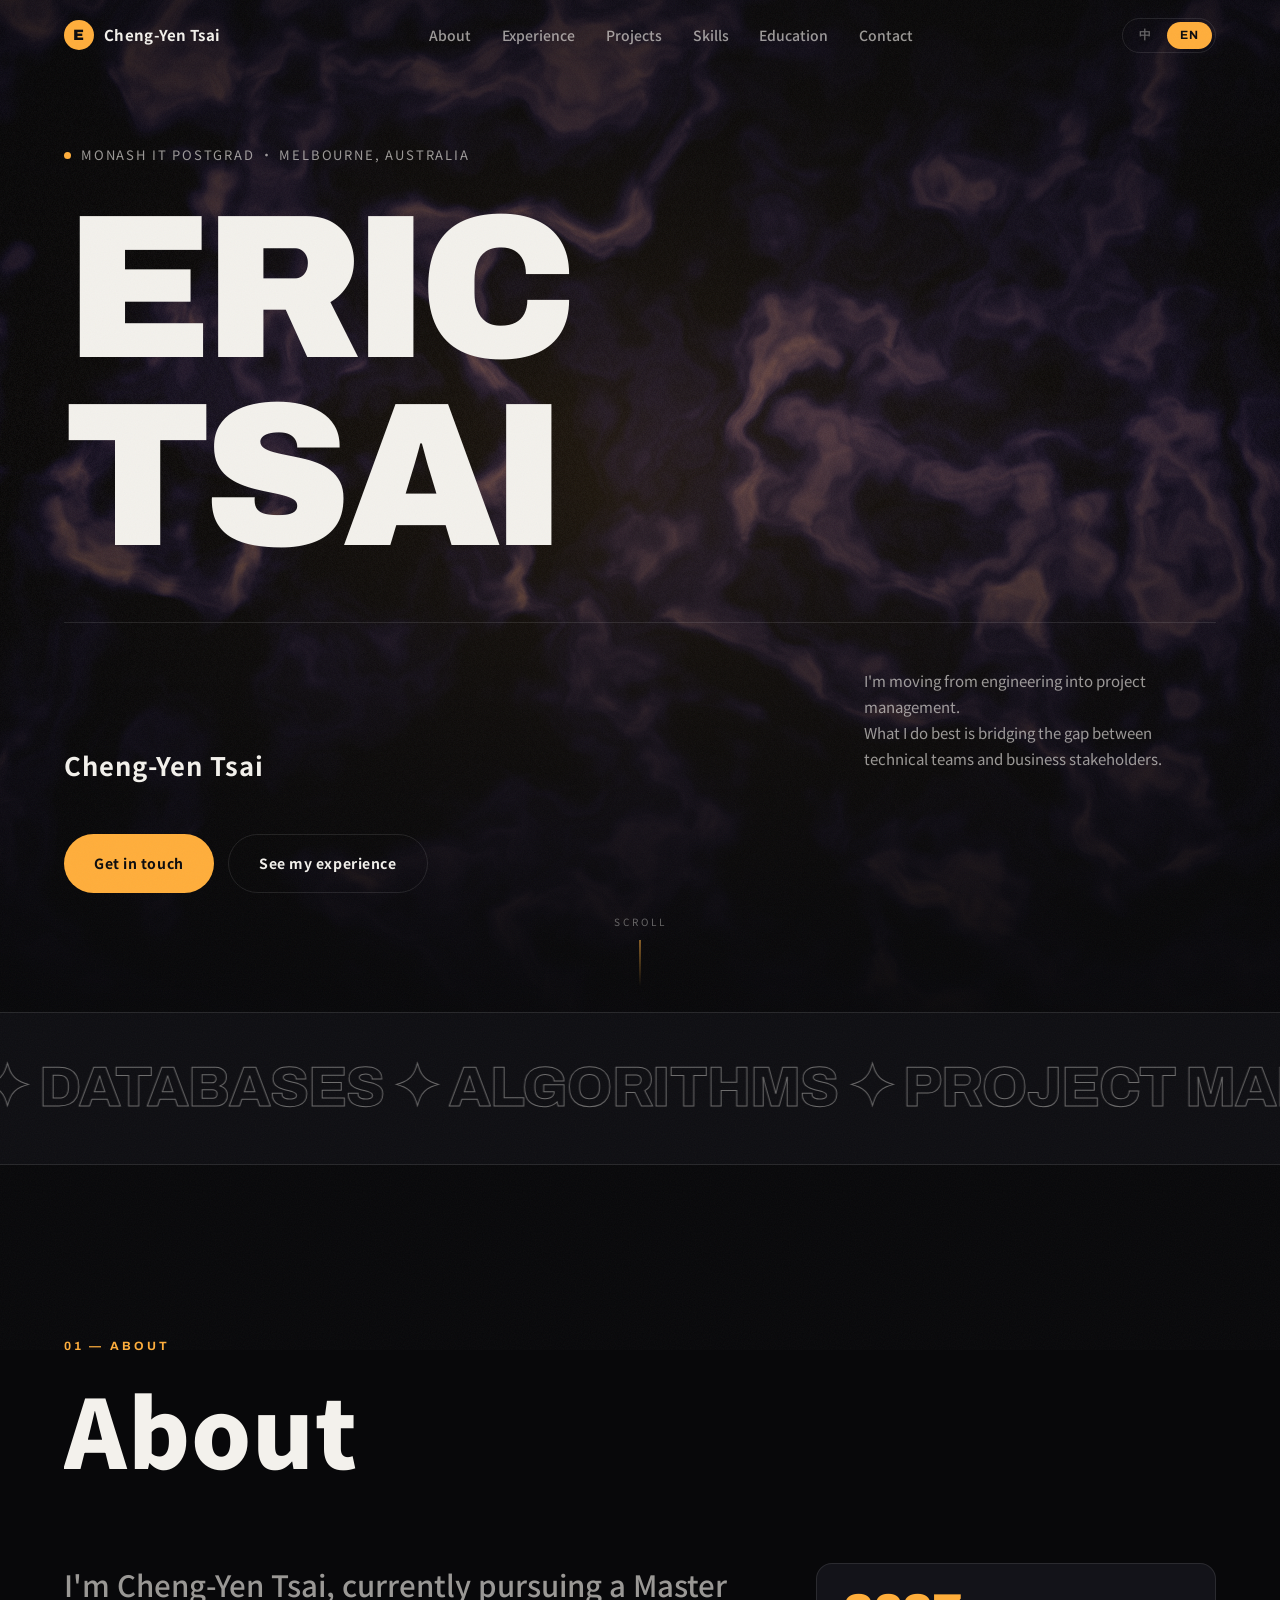
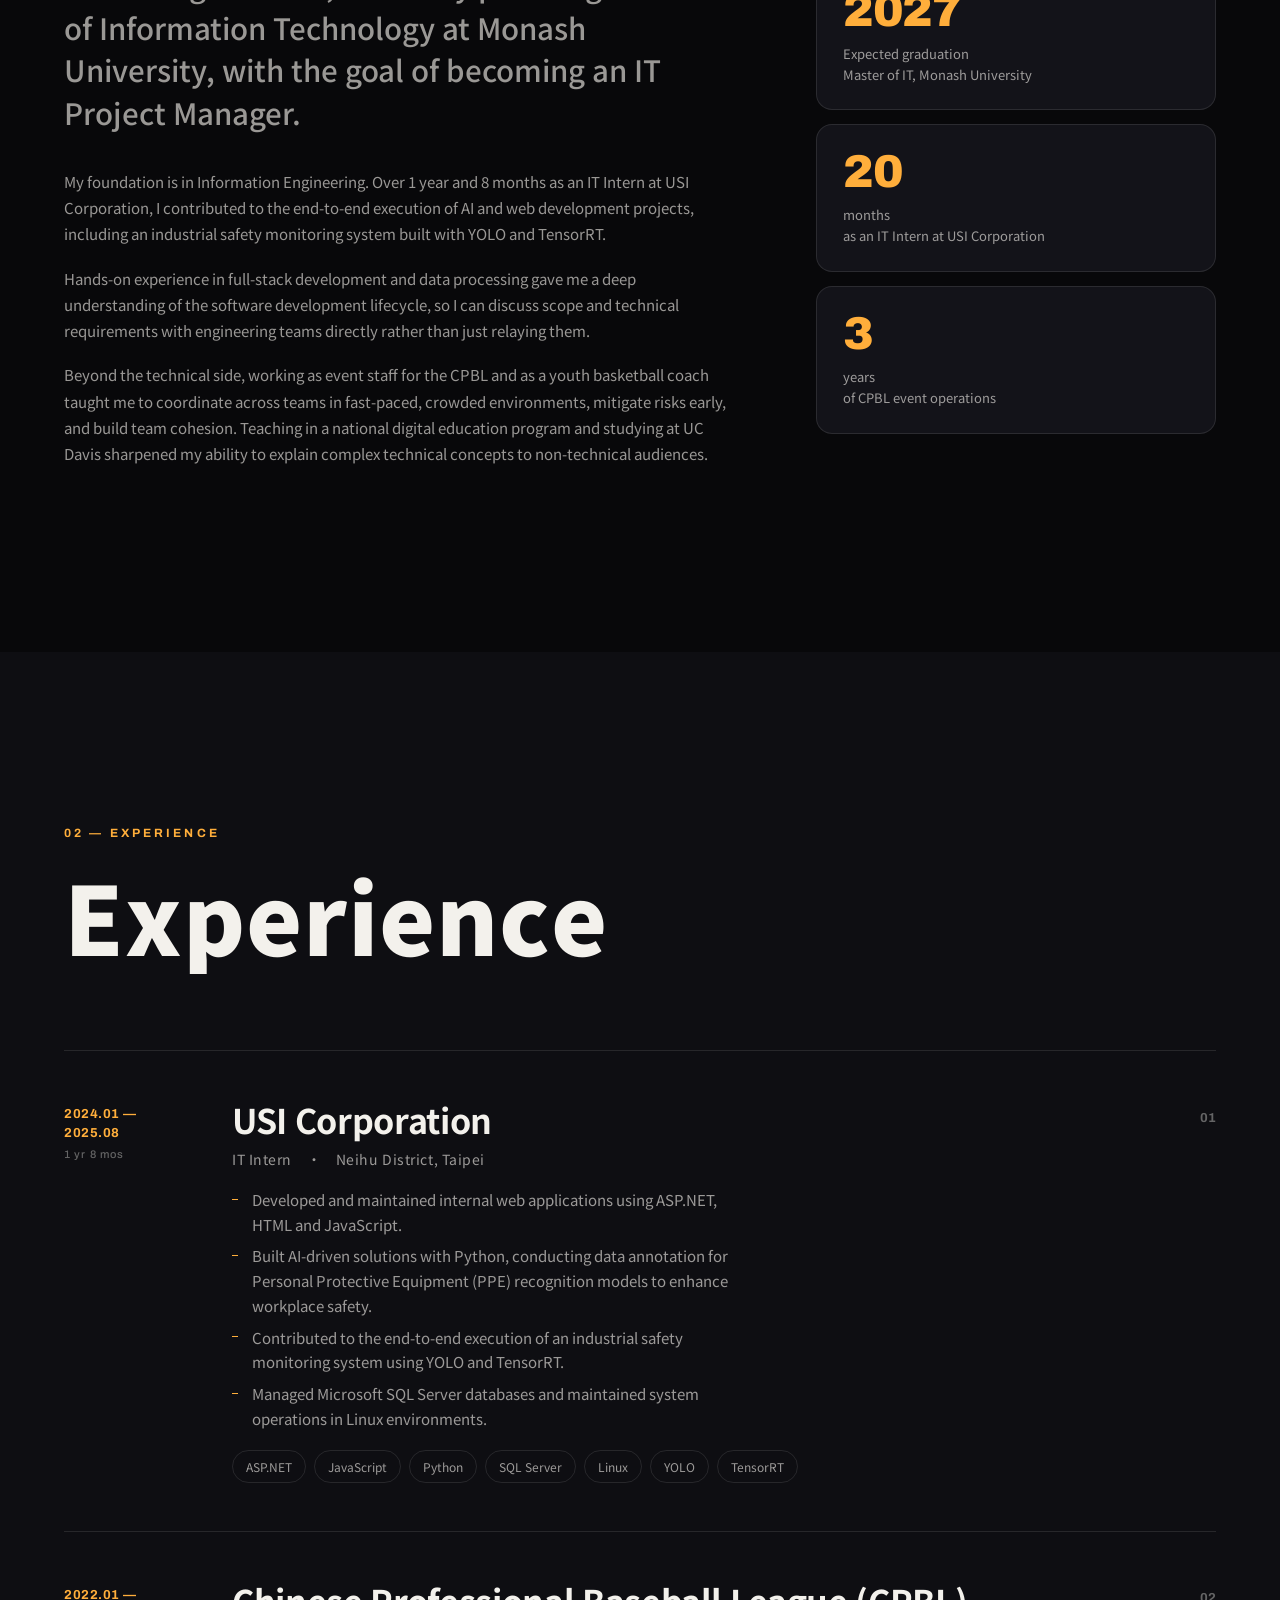
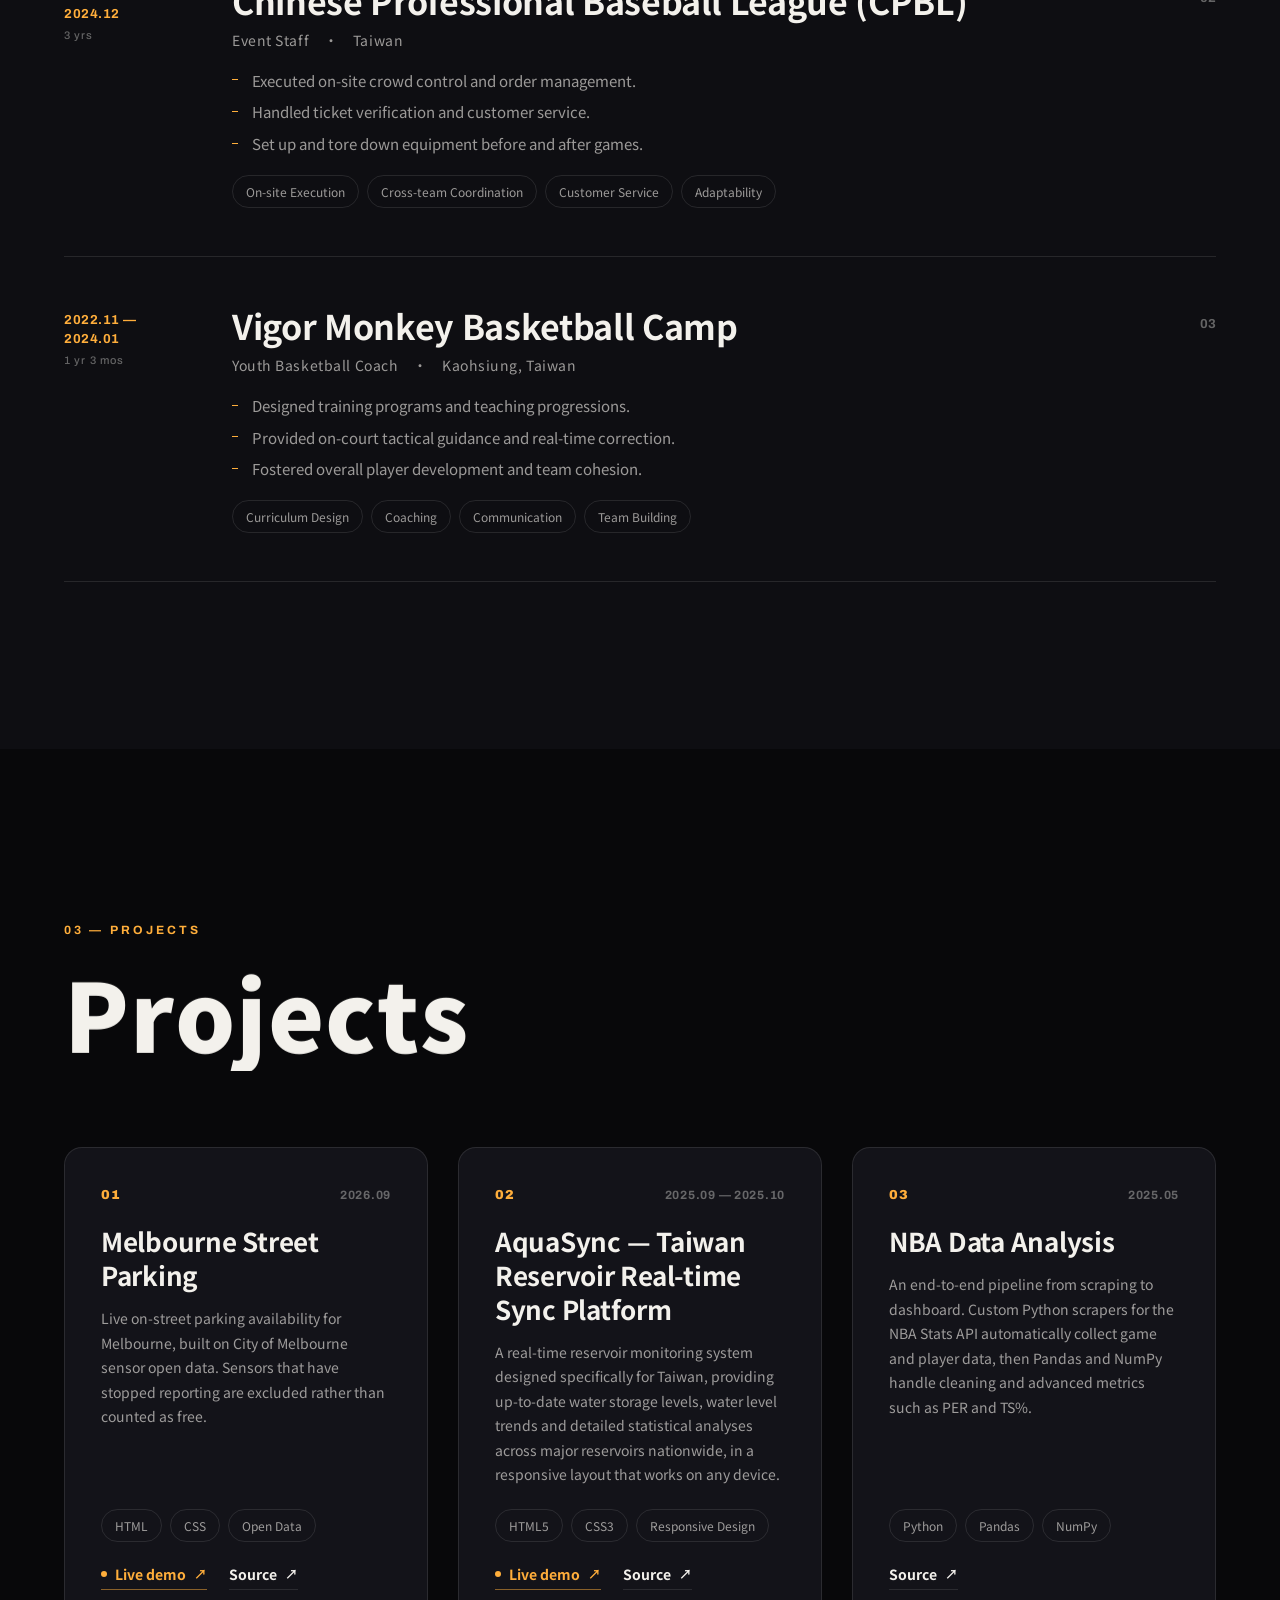
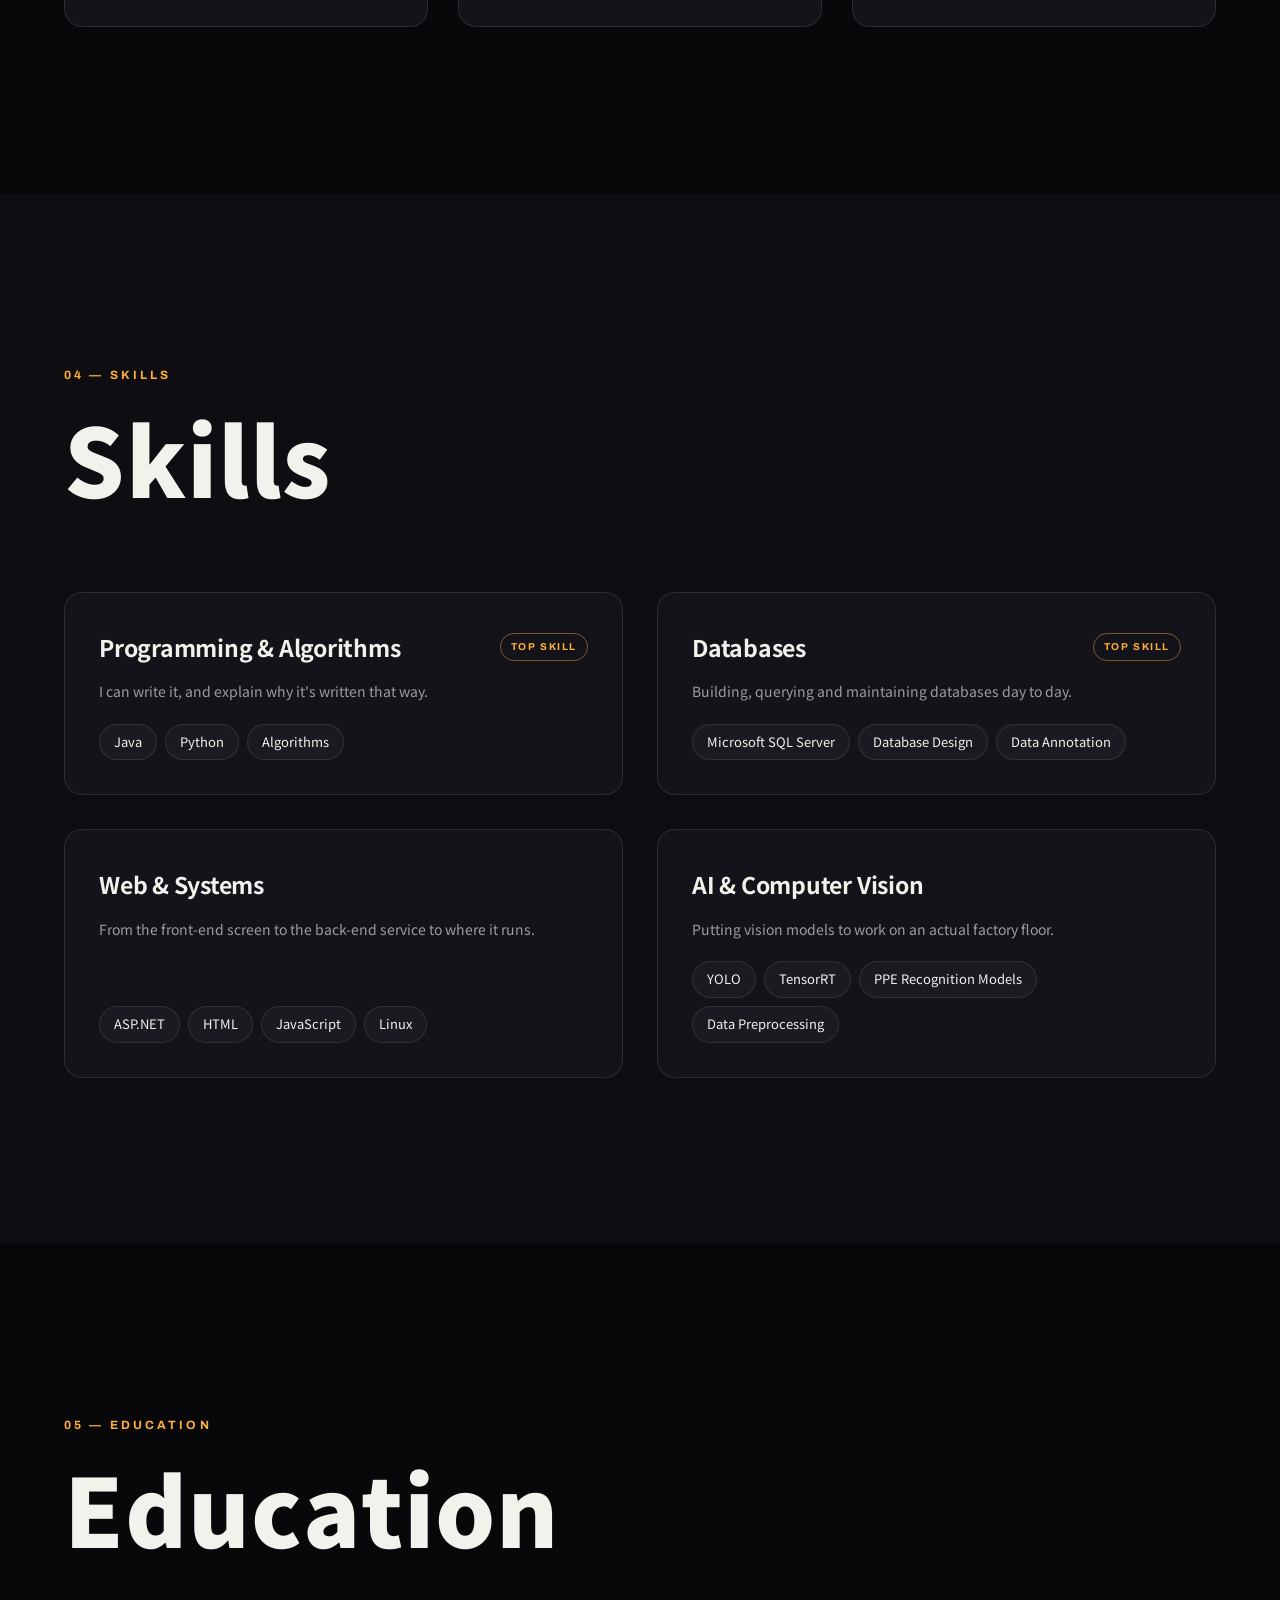
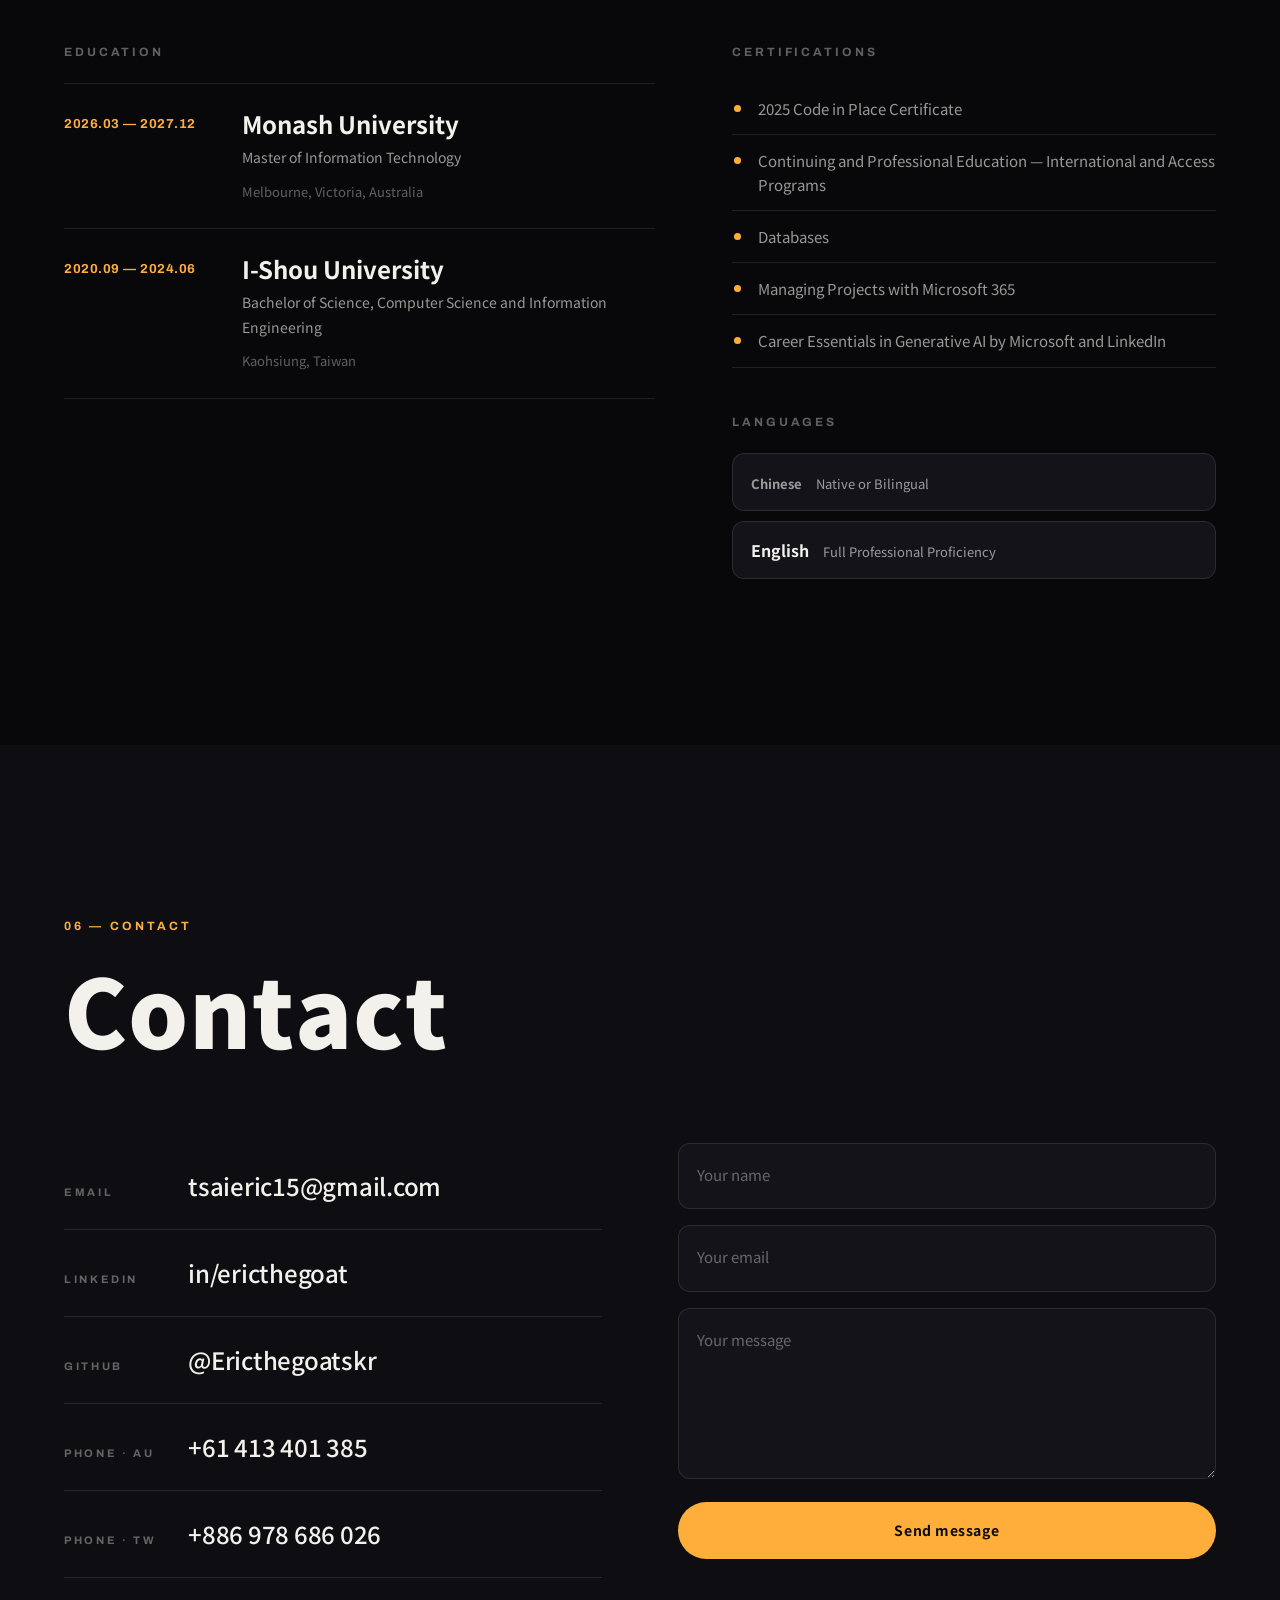
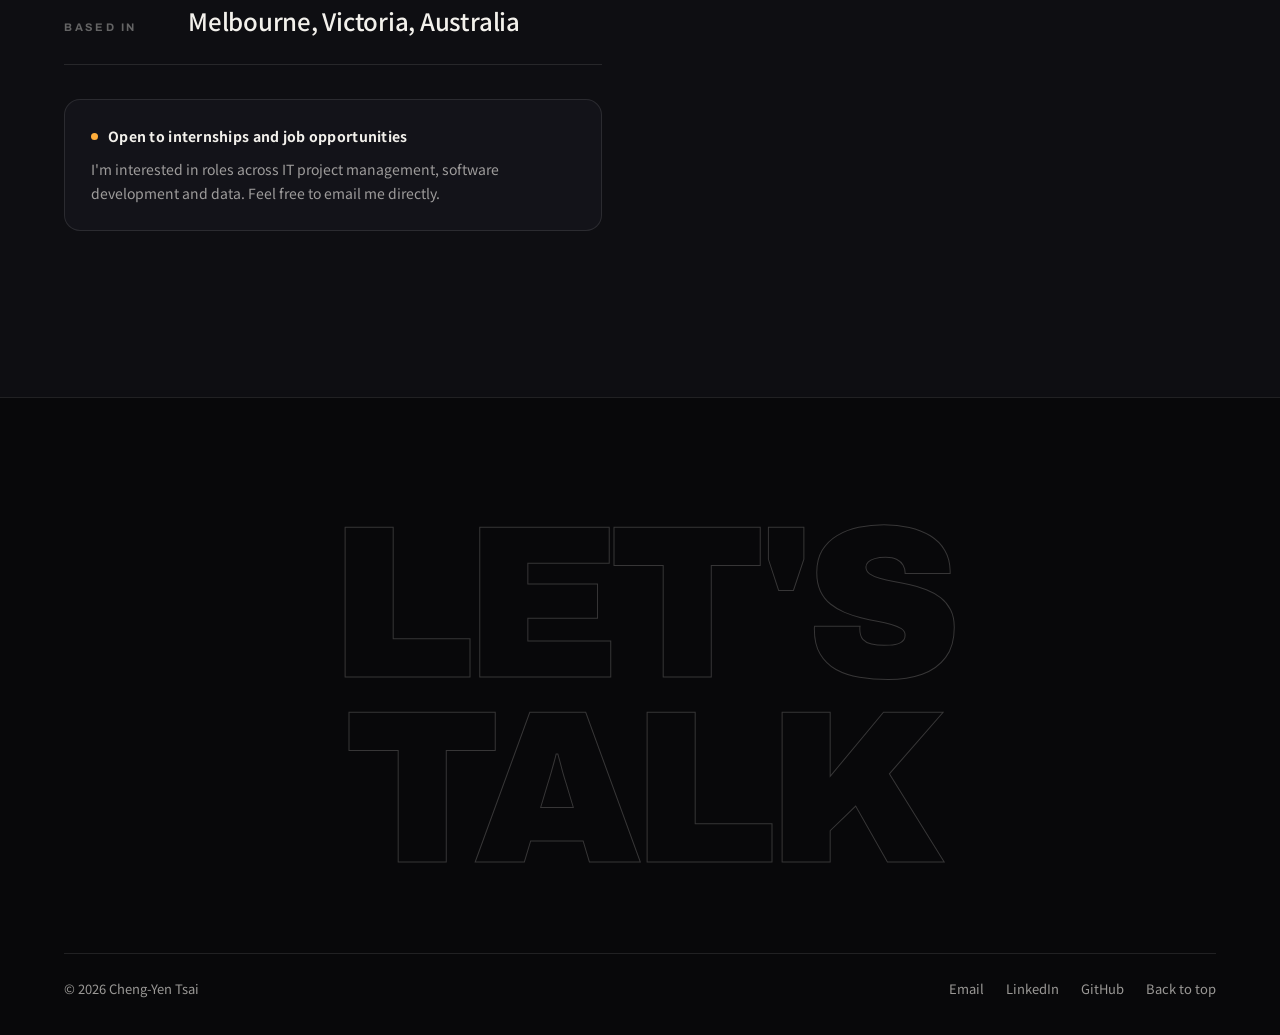
<file: index.html>
<!DOCTYPE html>
<!-- 沒有 JavaScript 時語言偵測不會執行，就停在這裡的預設值（英文） -->
<html lang="en" data-lang="en">
<head>
<meta charset="UTF-8">
<meta name="viewport" content="width=device-width, initial-scale=1, viewport-fit=cover">
<title>蔡承諺 Cheng-Yen Tsai — IT 專案管理 / 資訊科技</title>
<meta name="description" content="Cheng-Yen Tsai (蔡承諺) — Master of Information Technology at Monash University, moving from software engineering into IT project management.">
<meta name="theme-color" content="#08080a">

<meta property="og:type" content="website">
<meta property="og:title" content="Cheng-Yen Tsai 蔡承諺 — IT Project Management / Information Technology">
<meta property="og:description" content="Monash IT postgrad in Melbourne. Full-stack, database and AI project experience.">

<link rel="icon" href="data:image/svg+xml,<svg xmlns='http://www.w3.org/2000/svg' viewBox='0 0 100 100'><rect width='100' height='100' fill='%2308080a'/><text y='.9em' x='50%25' text-anchor='middle' font-size='62' font-family='sans-serif' font-weight='bold' fill='%23ffae3b'>E</text></svg>">

<link rel="preconnect" href="https://fonts.googleapis.com">
<link rel="preconnect" href="https://fonts.gstatic.com" crossorigin>
<link rel="stylesheet" href="https://fonts.googleapis.com/css2?family=Archivo:wght@400;500;700;800;900&family=Noto+Sans+TC:wght@400;500;700;900&display=swap">

<link rel="stylesheet" href="assets/vendor/lenis.css">
<link rel="stylesheet" href="assets/css/style.css">

<script>
/* 在畫面畫出來之前就決定語言，避免先閃一下再跳成另一種。

   規則：預設一律英文。只有「這個訪客自己按過切換鈕」才會記住他選的，
   下次再來就直接給他那一種。第一次進來的人一定看到英文。 */
(function () {
  var d = document.documentElement;
  d.classList.add('js');
  var saved = null;
  try { saved = localStorage.getItem('lang'); } catch (e) {}
  var lang = (saved === 'zh' || saved === 'en') ? saved : 'en';
  d.setAttribute('data-lang', lang);
  d.setAttribute('lang', lang === 'zh' ? 'zh-Hant' : 'en');
})();
</script>
</head>

<body>

<!-- ===== 開場載入畫面 ===== -->
<div class="loader" id="loader" aria-hidden="true">
  <div class="loader__inner">
    <span class="loader__label">CHENG-YEN TSAI</span>
    <span class="loader__count" id="loaderCount">00</span>
  </div>
  <div class="loader__bar"><i id="loaderBar"></i></div>
</div>

<!-- ===== 自訂游標（手機不顯示） ===== -->
<div class="cursor" id="cursor" aria-hidden="true">
  <div class="cursor__ring"></div>
  <div class="cursor__dot"></div>
</div>

<!-- ===== 畫面雜訊顆粒 ===== -->
<div class="grain" aria-hidden="true"></div>

<!-- ===== 捲動進度條 ===== -->
<div class="progress" aria-hidden="true"><i id="progressBar"></i></div>

<!-- ===== 導覽列 ===== -->
<header class="nav" id="nav">
  <a class="nav__logo" href="#top" data-hover>
    <span class="nav__logo-mark">E</span>
    <span class="nav__logo-text"><span lang="zh-Hant">蔡承諺</span><span lang="en">Cheng-Yen Tsai</span></span>
  </a>

  <nav class="nav__links" id="navLinks" aria-label="主選單 / Main menu">
    <a href="#about"     data-hover><span lang="zh-Hant">關於</span><span lang="en">About</span></a>
    <a href="#work"      data-hover><span lang="zh-Hant">經歷</span><span lang="en">Experience</span></a>
    <a href="#projects"  data-hover><span lang="zh-Hant">作品</span><span lang="en">Projects</span></a>
    <a href="#skills"    data-hover><span lang="zh-Hant">技能</span><span lang="en">Skills</span></a>
    <a href="#education" data-hover><span lang="zh-Hant">學歷</span><span lang="en">Education</span></a>
    <a href="#contact"   data-hover><span lang="zh-Hant">聯絡</span><span lang="en">Contact</span></a>
  </nav>

  <!-- 語言切換 -->
  <div class="langsw" id="langsw" role="group" aria-label="Language / 語言">
    <button type="button" data-setlang="zh" data-hover>中</button>
    <button type="button" data-setlang="en" data-hover>EN</button>
  </div>

  <button class="nav__toggle" id="navToggle" aria-expanded="false" aria-controls="navLinks" aria-label="開啟選單 / Open menu">
    <i></i><i></i>
  </button>
</header>

<main id="top">

  <!-- ===================== HERO ===================== -->
  <section class="hero" id="hero">
    <canvas class="hero__canvas" id="gl" aria-hidden="true"></canvas>
    <div class="hero__fade" aria-hidden="true"></div>

    <div class="hero__inner">
      <p class="hero__eyebrow" data-reveal>
        <span class="dot" aria-hidden="true"></span>
        Monash IT Postgrad · Melbourne, Australia
      </p>

      <h1 class="hero__title">
        <span class="line"><span data-split>ERIC</span></span>
        <span class="line"><span data-split>TSAI</span></span>
      </h1>

      <div class="hero__meta">
        <p class="hero__cn" data-reveal>
          <span lang="zh-Hant">蔡承諺</span><span lang="en">Cheng-Yen Tsai</span>
        </p>
        <div class="hero__desc" data-reveal>
          <p lang="zh-Hant">
            我正在從工程端往專案管理端走。<br>
            把技術團隊和業務單位之間的落差補起來，是我想做的事。
          </p>
          <p lang="en">
            I'm moving from engineering into project management.<br>
            What I do best is bridging the gap between technical teams and business stakeholders.
          </p>
        </div>
      </div>

      <div class="hero__actions" data-reveal>
        <a class="btn btn--solid" href="#contact" data-magnetic data-hover>
          <span lang="zh-Hant">聯絡我</span><span lang="en">Get in touch</span>
        </a>
        <a class="btn btn--ghost" href="#work" data-magnetic data-hover>
          <span lang="zh-Hant">看我的經歷</span><span lang="en">See my experience</span>
        </a>
      </div>
    </div>

    <div class="hero__scroll" aria-hidden="true">
      <span>SCROLL</span>
      <i></i>
    </div>
  </section>

  <!-- ===================== 跑馬燈 ===================== -->
  <div class="marquee" aria-hidden="true">
    <div class="marquee__track" id="marqueeTrack">
      <span>JAVA ✦ PYTHON ✦ DATABASES ✦ ALGORITHMS ✦ PROJECT MANAGEMENT ✦ AI ✦</span>
      <span>JAVA ✦ PYTHON ✦ DATABASES ✦ ALGORITHMS ✦ PROJECT MANAGEMENT ✦ AI ✦</span>
      <span>JAVA ✦ PYTHON ✦ DATABASES ✦ ALGORITHMS ✦ PROJECT MANAGEMENT ✦ AI ✦</span>
    </div>
  </div>

  <!-- ===================== ABOUT ===================== -->
  <section class="section" id="about">
    <div class="section__head">
      <span class="tag" data-reveal>01 — ABOUT</span>
      <!-- 大標題用 data-zh / data-en 換字，因為它有逐字動畫，不能放兩份 -->
      <h2 class="h2"><span class="line"><span data-split data-zh="關於我" data-en="About">關於我</span></span></h2>
    </div>

    <div class="about">
      <div class="about__text">
        <div class="lead" data-reveal>
          <p lang="zh-Hant">
            我是蔡承諺（Cheng-Yen Tsai），目前在澳洲蒙納許大學就讀資訊科技碩士，
            目標是成為 IT 專案經理。
          </p>
          <p lang="en">
            I'm Cheng-Yen Tsai, currently pursuing a Master of Information Technology
            at Monash University, with the goal of becoming an IT Project Manager.
          </p>
        </div>

        <div data-reveal>
          <p lang="zh-Hant">
            我的底子是資訊工程。在台聚集團（USI Corporation）擔任 IT 實習生的一年八個月裡，
            我參與了 AI 與網頁開發專案從頭到尾的執行，其中包括一套使用 YOLO 與 TensorRT
            的工業安全監控系統。
          </p>
          <p lang="en">
            My foundation is in Information Engineering. Over 1 year and 8 months as an
            IT Intern at USI Corporation, I contributed to the end-to-end execution of AI
            and web development projects, including an industrial safety monitoring system
            built with YOLO and TensorRT.
          </p>
        </div>

        <div data-reveal>
          <p lang="zh-Hant">
            全端開發與資料處理的實作經驗，讓我理解整個軟體開發生命週期（SDLC），
            也能直接和工程團隊討論專案範圍與技術需求，而不是只能轉述。
          </p>
          <p lang="en">
            Hands-on experience in full-stack development and data processing gave me a
            deep understanding of the software development lifecycle, so I can discuss
            scope and technical requirements with engineering teams directly rather than
            just relaying them.
          </p>
        </div>

        <div data-reveal>
          <p lang="zh-Hant">
            技術之外，中華職棒的賽事現場工作和兒童籃球教練的經驗，讓我習慣在快節奏、
            人很多的環境裡協調不同單位、預先控制風險、把一群人凝聚起來。
            另外在全國性數位教育計畫的教學經驗，以及在加州大學戴維斯分校（UC Davis）的學習，
            訓練我把複雜的技術概念講給沒有技術背景的人聽。
          </p>
          <p lang="en">
            Beyond the technical side, working as event staff for the CPBL and as a youth
            basketball coach taught me to coordinate across teams in fast-paced, crowded
            environments, mitigate risks early, and build team cohesion. Teaching in a
            national digital education program and studying at UC Davis sharpened my
            ability to explain complex technical concepts to non-technical audiences.
          </p>
        </div>
      </div>

      <aside class="about__facts">
        <div class="fact" data-reveal>
          <b class="fact__num" data-count="2027">2027</b>
          <span class="fact__label">
            <span lang="zh-Hant">蒙納許大學 資訊科技碩士<br>預計畢業</span>
            <span lang="en">Expected graduation<br>Master of IT, Monash University</span>
          </span>
        </div>
        <div class="fact" data-reveal>
          <b class="fact__num" data-count="20">20</b>
          <span class="fact__label">
            <span lang="zh-Hant">個月<br>台聚集團 IT 實習經驗</span>
            <span lang="en">months<br>as an IT Intern at USI Corporation</span>
          </span>
        </div>
        <div class="fact" data-reveal>
          <b class="fact__num" data-count="3">3</b>
          <span class="fact__label">
            <span lang="zh-Hant">年<br>中華職棒賽事現場經驗</span>
            <span lang="en">years<br>of CPBL event operations</span>
          </span>
        </div>
      </aside>
    </div>
  </section>

  <!-- ===================== WORK ===================== -->
  <section class="section section--alt" id="work">
    <div class="section__head">
      <span class="tag" data-reveal>02 — EXPERIENCE</span>
      <h2 class="h2"><span class="line"><span data-split data-zh="工作經歷" data-en="Experience">工作經歷</span></span></h2>
    </div>

    <!-- 每一個 .job 就是一段經歷，可以複製整塊來新增 -->
    <ol class="jobs">
      <li class="job" data-reveal>
        <div class="job__when">
          2024.01 — 2025.08<br>
          <small><span lang="zh-Hant">1 年 8 個月</span><span lang="en">1 yr 8 mos</span></small>
        </div>
        <div class="job__body">
          <h3 class="job__title">
            <span lang="zh-Hant">台聚集團 USI Corporation</span><span lang="en">USI Corporation</span>
          </h3>
          <p class="job__role">
            <span lang="zh-Hant">IT Intern　資訊部實習生　·　台北 內湖</span>
            <span lang="en">IT Intern　·　Neihu District, Taipei</span>
          </p>
          <ul class="job__points" lang="zh-Hant">
            <li>使用 ASP.NET、HTML、JavaScript 開發與維護公司內部的網頁系統。</li>
            <li>以 Python 建立 AI 解決方案，為個人防護裝備（PPE）辨識模型執行資料標註，應用於工作場所安全。</li>
            <li>參與一套使用 YOLO 與 TensorRT 的工業安全監控系統，從概念到交付的完整執行過程。</li>
            <li>管理 Microsoft SQL Server 資料庫，並在 Linux 環境中維護系統運作。</li>
          </ul>
          <ul class="job__points" lang="en">
            <li>Developed and maintained internal web applications using ASP.NET, HTML and JavaScript.</li>
            <li>Built AI-driven solutions with Python, conducting data annotation for Personal Protective Equipment (PPE) recognition models to enhance workplace safety.</li>
            <li>Contributed to the end-to-end execution of an industrial safety monitoring system using YOLO and TensorRT.</li>
            <li>Managed Microsoft SQL Server databases and maintained system operations in Linux environments.</li>
          </ul>
          <ul class="job__tags">
            <li>ASP.NET</li><li>JavaScript</li><li>Python</li><li>SQL Server</li><li>Linux</li><li>YOLO</li><li>TensorRT</li>
          </ul>
        </div>
        <span class="job__index" aria-hidden="true">01</span>
      </li>

      <li class="job" data-reveal>
        <div class="job__when">
          2022.01 — 2024.12<br>
          <small><span lang="zh-Hant">3 年</span><span lang="en">3 yrs</span></small>
        </div>
        <div class="job__body">
          <h3 class="job__title">
            <span lang="zh-Hant">中華職業棒球大聯盟 CPBL</span>
            <span lang="en">Chinese Professional Baseball League (CPBL)</span>
          </h3>
          <p class="job__role">
            <span lang="zh-Hant">Event Staff　賽事現場工作人員　·　台灣</span>
            <span lang="en">Event Staff　·　Taiwan</span>
          </p>
          <ul class="job__points" lang="zh-Hant">
            <li>執行現場人流管制與秩序維護。</li>
            <li>負責票務查驗與觀眾服務。</li>
            <li>賽前器材架設與賽後撤收。</li>
          </ul>
          <ul class="job__points" lang="en">
            <li>Executed on-site crowd control and order management.</li>
            <li>Handled ticket verification and customer service.</li>
            <li>Set up and tore down equipment before and after games.</li>
          </ul>
          <ul class="job__tags">
            <li><span lang="zh-Hant">現場執行</span><span lang="en">On-site Execution</span></li>
            <li><span lang="zh-Hant">跨組協調</span><span lang="en">Cross-team Coordination</span></li>
            <li><span lang="zh-Hant">顧客服務</span><span lang="en">Customer Service</span></li>
            <li><span lang="zh-Hant">臨場應變</span><span lang="en">Adaptability</span></li>
          </ul>
        </div>
        <span class="job__index" aria-hidden="true">02</span>
      </li>

      <li class="job" data-reveal>
        <div class="job__when">
          2022.11 — 2024.01<br>
          <small><span lang="zh-Hant">1 年 3 個月</span><span lang="en">1 yr 3 mos</span></small>
        </div>
        <div class="job__body">
          <h3 class="job__title">
            <span lang="zh-Hant">活力小猴籃球營 Vigor Monkey Basketball Camp</span>
            <span lang="en">Vigor Monkey Basketball Camp</span>
          </h3>
          <p class="job__role">
            <span lang="zh-Hant">Youth Basketball Coach　兒童籃球教練　·　高雄</span>
            <span lang="en">Youth Basketball Coach　·　Kaohsiung, Taiwan</span>
          </p>
          <ul class="job__points" lang="zh-Hant">
            <li>設計訓練課程與教學進度。</li>
            <li>場上戰術指導與即時修正。</li>
            <li>帶動球員的整體成長與團隊凝聚。</li>
          </ul>
          <ul class="job__points" lang="en">
            <li>Designed training programs and teaching progressions.</li>
            <li>Provided on-court tactical guidance and real-time correction.</li>
            <li>Fostered overall player development and team cohesion.</li>
          </ul>
          <ul class="job__tags">
            <li><span lang="zh-Hant">教學設計</span><span lang="en">Curriculum Design</span></li>
            <li><span lang="zh-Hant">帶隊</span><span lang="en">Coaching</span></li>
            <li><span lang="zh-Hant">溝通</span><span lang="en">Communication</span></li>
            <li><span lang="zh-Hant">團隊建立</span><span lang="en">Team Building</span></li>
          </ul>
        </div>
        <span class="job__index" aria-hidden="true">03</span>
      </li>
    </ol>
  </section>

  <!-- ===================== PROJECTS ===================== -->
  <section class="section" id="projects">
    <div class="section__head">
      <span class="tag" data-reveal>03 — PROJECTS</span>
      <h2 class="h2"><span class="line"><span data-split data-zh="作品" data-en="Projects">作品</span></span></h2>
    </div>

    <!-- 每一張 .project 是一個作品，可以複製整塊來新增 -->
    <div class="projects">

      <article class="project" data-reveal>
        <div class="project__head">
          <span class="project__no" aria-hidden="true">01</span>
          <span class="project__date">2026.09</span>
        </div>
        <h3 class="project__title">
          <span lang="zh-Hant">墨爾本路邊停車即時查詢</span>
          <span lang="en">Melbourne Street Parking</span>
        </h3>
        <div class="project__desc">
          <p lang="zh-Hant">
            用墨爾本市政府的感測器開放資料，即時顯示路邊停車位的空位狀況。
            特別處理了一個細節：已經停止回報的感測器會被排除，而不是被當成「有空位」計算。
          </p>
          <p lang="en">
            Live on-street parking availability for Melbourne, built on City of Melbourne
            sensor open data. Sensors that have stopped reporting are excluded rather than
            counted as free.
          </p>
        </div>
        <ul class="project__tags"><li>HTML</li><li>CSS</li><li>Open Data</li></ul>
        <div class="project__links">
          <a class="project__link project__link--demo" href="https://ericthegoatskr.github.io/melbourne-parking-dashboard/" target="_blank" rel="noopener" data-hover>
            <span lang="zh-Hant">看 Demo</span><span lang="en">Live demo</span>
            <i aria-hidden="true">↗</i>
          </a>
          <a class="project__link" href="https://github.com/Ericthegoatskr/melbourne-parking-dashboard" target="_blank" rel="noopener" data-hover>
            <span lang="zh-Hant">原始碼</span><span lang="en">Source</span>
            <i aria-hidden="true">↗</i>
          </a>
        </div>
      </article>

      <article class="project" data-reveal>
        <div class="project__head">
          <span class="project__no" aria-hidden="true">02</span>
          <span class="project__date">2025.09 — 2025.10</span>
        </div>
        <h3 class="project__title">
          <span lang="zh-Hant">AquaSync 全台水庫水情即時同步系統</span>
          <span lang="en">AquaSync — Taiwan Reservoir Real-time Sync Platform</span>
        </h3>
        <div class="project__desc">
          <p lang="zh-Hant">
            專為台灣設計的水庫水情即時監控系統，提供全台各大水庫的即時蓄水狀況、
            水位變化趨勢以及詳細的統計分析。採用響應式設計，在任何裝置上都能正常使用。
          </p>
          <p lang="en">
            A real-time reservoir monitoring system designed specifically for Taiwan,
            providing up-to-date water storage levels, water level trends and detailed
            statistical analyses across major reservoirs nationwide, in a responsive
            layout that works on any device.
          </p>
        </div>
        <ul class="project__tags"><li>HTML5</li><li>CSS3</li><li>Responsive Design</li></ul>
        <div class="project__links">
          <a class="project__link project__link--demo" href="https://ericthegoatskr.github.io/AquaSync/" target="_blank" rel="noopener" data-hover>
            <span lang="zh-Hant">看 Demo</span><span lang="en">Live demo</span>
            <i aria-hidden="true">↗</i>
          </a>
          <a class="project__link" href="https://github.com/Ericthegoatskr/AquaSync" target="_blank" rel="noopener" data-hover>
            <span lang="zh-Hant">原始碼</span><span lang="en">Source</span>
            <i aria-hidden="true">↗</i>
          </a>
        </div>
      </article>

      <article class="project" data-reveal>
        <div class="project__head">
          <span class="project__no" aria-hidden="true">03</span>
          <span class="project__date">2025.05</span>
        </div>
        <h3 class="project__title">
          <span lang="zh-Hant">NBA 數據分析</span>
          <span lang="en">NBA Data Analysis</span>
        </h3>
        <div class="project__desc">
          <p lang="zh-Hant">
            從爬蟲到儀表板的完整資料流程。自己寫的 Python 爬蟲串接 NBA Stats API，
            自動收集比賽與球員資料；再用 Pandas 與 NumPy 做資料清理，
            並計算 PER、TS% 等進階數據。
          </p>
          <p lang="en">
            An end-to-end pipeline from scraping to dashboard. Custom Python scrapers for
            the NBA Stats API automatically collect game and player data, then Pandas and
            NumPy handle cleaning and advanced metrics such as PER and TS%.
          </p>
        </div>
        <ul class="project__tags"><li>Python</li><li>Pandas</li><li>NumPy</li></ul>
        <div class="project__links">
          <a class="project__link" href="https://github.com/Ericthegoatskr/NBA-Data-Analysis" target="_blank" rel="noopener" data-hover>
            <span lang="zh-Hant">原始碼</span><span lang="en">Source</span>
            <i aria-hidden="true">↗</i>
          </a>
        </div>
      </article>

    </div>
  </section>

  <!-- ===================== SKILLS ===================== -->
  <section class="section section--alt" id="skills">
    <div class="section__head">
      <span class="tag" data-reveal>04 — SKILLS</span>
      <h2 class="h2"><span class="line"><span data-split data-zh="專業技能" data-en="Skills">專業技能</span></span></h2>
    </div>

    <div class="skills">
      <div class="skill" data-reveal>
        <div class="skill__top">
          <h3><span lang="zh-Hant">程式與演算法</span><span lang="en">Programming &amp; Algorithms</span></h3>
          <span class="skill__badge">TOP SKILL</span>
        </div>
        <p class="skill__desc">
          <span lang="zh-Hant">寫得出來，也講得清楚為什麼這樣寫。</span>
          <span lang="en">I can write it, and explain why it's written that way.</span>
        </p>
        <ul class="skill__tags"><li>Java</li><li>Python</li><li>Algorithms</li></ul>
      </div>

      <div class="skill" data-reveal>
        <div class="skill__top">
          <h3><span lang="zh-Hant">資料庫</span><span lang="en">Databases</span></h3>
          <span class="skill__badge">TOP SKILL</span>
        </div>
        <p class="skill__desc">
          <span lang="zh-Hant">資料庫的建置、查詢與日常維運。</span>
          <span lang="en">Building, querying and maintaining databases day to day.</span>
        </p>
        <ul class="skill__tags">
          <li>Microsoft SQL Server</li>
          <li><span lang="zh-Hant">資料庫設計</span><span lang="en">Database Design</span></li>
          <li><span lang="zh-Hant">資料標註</span><span lang="en">Data Annotation</span></li>
        </ul>
      </div>

      <div class="skill" data-reveal>
        <div class="skill__top">
          <h3><span lang="zh-Hant">網頁與系統</span><span lang="en">Web &amp; Systems</span></h3>
        </div>
        <p class="skill__desc">
          <span lang="zh-Hant">從前端畫面到後端服務，再到系統跑在哪裡。</span>
          <span lang="en">From the front-end screen to the back-end service to where it runs.</span>
        </p>
        <ul class="skill__tags"><li>ASP.NET</li><li>HTML</li><li>JavaScript</li><li>Linux</li></ul>
      </div>

      <div class="skill" data-reveal>
        <div class="skill__top">
          <h3><span lang="zh-Hant">AI 與電腦視覺</span><span lang="en">AI &amp; Computer Vision</span></h3>
        </div>
        <p class="skill__desc">
          <span lang="zh-Hant">把影像辨識模型實際放進工作現場用。</span>
          <span lang="en">Putting vision models to work on an actual factory floor.</span>
        </p>
        <ul class="skill__tags">
          <li>YOLO</li><li>TensorRT</li>
          <li><span lang="zh-Hant">PPE 辨識模型</span><span lang="en">PPE Recognition Models</span></li>
          <li><span lang="zh-Hant">資料前處理</span><span lang="en">Data Preprocessing</span></li>
        </ul>
      </div>
    </div>
  </section>

  <!-- ===================== EDUCATION ===================== -->
  <section class="section" id="education">
    <div class="section__head">
      <span class="tag" data-reveal>05 — EDUCATION</span>
      <h2 class="h2"><span class="line"><span data-split data-zh="學歷與證照" data-en="Education">學歷與證照</span></span></h2>
    </div>

    <div class="edu">
      <div class="edu__col">
        <h3 class="edu__label" data-reveal><span lang="zh-Hant">學歷</span><span lang="en">Education</span></h3>
        <ul>
          <li class="edu__item" data-reveal>
            <div class="edu__when">2026.03 — 2027.12</div>
            <div class="edu__body">
              <h4><span lang="zh-Hant">蒙納許大學 Monash University</span><span lang="en">Monash University</span></h4>
              <p>
                <span lang="zh-Hant">Master of Information Technology　資訊科技碩士</span>
                <span lang="en">Master of Information Technology</span>
              </p>
              <span class="edu__place">Melbourne, Victoria, Australia</span>
            </div>
          </li>
          <li class="edu__item" data-reveal>
            <div class="edu__when">2020.09 — 2024.06</div>
            <div class="edu__body">
              <h4><span lang="zh-Hant">義守大學 I-Shou University</span><span lang="en">I-Shou University</span></h4>
              <p>
                <span lang="zh-Hant">Bachelor of Science, Computer Science and Information Engineering　資訊工程學系</span>
                <span lang="en">Bachelor of Science, Computer Science and Information Engineering</span>
              </p>
              <span class="edu__place">
                <span lang="zh-Hant">高雄, 台灣</span><span lang="en">Kaohsiung, Taiwan</span>
              </span>
            </div>
          </li>
        </ul>
      </div>

      <div class="edu__col">
        <h3 class="edu__label" data-reveal>
          <span lang="zh-Hant">證照與進修</span><span lang="en">Certifications</span>
        </h3>
        <ul class="certs">
          <li data-reveal>2025 Code in Place Certificate</li>
          <li data-reveal>Continuing and Professional Education — International and Access Programs</li>
          <li data-reveal>Databases</li>
          <li data-reveal>Managing Projects with Microsoft 365</li>
          <li data-reveal>Career Essentials in Generative AI by Microsoft and LinkedIn</li>
        </ul>

        <h3 class="edu__label edu__label--sp" data-reveal>
          <span lang="zh-Hant">語言</span><span lang="en">Languages</span>
        </h3>
        <ul class="langs">
          <li data-reveal>
            <b><span lang="zh-Hant">中文</span><span lang="en">Chinese</span></b>
            <span><span lang="zh-Hant">母語</span><span lang="en">Native or Bilingual</span></span>
          </li>
          <li data-reveal>
            <b>English</b>
            <span><span lang="zh-Hant">專業工作能力</span><span lang="en">Full Professional Proficiency</span></span>
          </li>
        </ul>
      </div>
    </div>
  </section>

  <!-- ===================== CONTACT ===================== -->
  <section class="section section--alt" id="contact">
    <div class="section__head">
      <span class="tag" data-reveal>06 — CONTACT</span>
      <h2 class="h2"><span class="line"><span data-split data-zh="聯絡我" data-en="Contact">聯絡我</span></span></h2>
    </div>

    <div class="contact">
      <div class="contact__info">
        <a class="contact__row" href="mailto:tsaieric15@gmail.com" data-reveal data-hover>
          <span class="contact__k">EMAIL</span>
          <span class="contact__v">tsaieric15@gmail.com</span>
        </a>
        <a class="contact__row" href="https://www.linkedin.com/in/ericthegoat" target="_blank" rel="noopener" data-reveal data-hover>
          <span class="contact__k">LINKEDIN</span>
          <span class="contact__v">in/ericthegoat</span>
        </a>
        <a class="contact__row" href="https://github.com/Ericthegoatskr" target="_blank" rel="noopener" data-reveal data-hover>
          <span class="contact__k">GITHUB</span>
          <span class="contact__v">@Ericthegoatskr</span>
        </a>
        <!-- 兩支號碼都保留：澳洲在前（目前所在地），台灣在後 -->
        <a class="contact__row" href="tel:+61413401385" data-reveal data-hover>
          <span class="contact__k">PHONE · AU</span>
          <span class="contact__v">+61 413 401 385</span>
        </a>
        <a class="contact__row" href="tel:+886978686026" data-reveal data-hover>
          <span class="contact__k">PHONE · TW</span>
          <span class="contact__v">+886 978 686 026</span>
        </a>
        <div class="contact__row contact__row--static" data-reveal>
          <span class="contact__k">BASED IN</span>
          <span class="contact__v">Melbourne, Victoria, Australia</span>
        </div>

        <div class="contact__note" data-reveal>
          <p class="contact__note-title">
            <span class="dot" aria-hidden="true"></span>
            <span lang="zh-Hant">目前開放實習與工作機會</span>
            <span lang="en">Open to internships and job opportunities</span>
          </p>
          <p class="contact__note-text">
            <span lang="zh-Hant">對 IT 專案管理、軟體開發或資料相關的職位都有興趣，歡迎直接寄信給我。</span>
            <span lang="en">I'm interested in roles across IT project management, software development and data. Feel free to email me directly.</span>
          </p>
        </div>
      </div>

      <!-- 靜態網站沒有後端，所以送出會開啟你的信箱程式，內容已經幫你填好 -->
      <form class="form" id="contactForm" novalidate data-reveal>
        <div class="field">
          <input type="text" id="name" name="name" required placeholder=" " autocomplete="name">
          <label for="name"><span lang="zh-Hant">你的名字</span><span lang="en">Your name</span></label>
        </div>
        <div class="field">
          <input type="email" id="email" name="email" required placeholder=" " autocomplete="email">
          <label for="email"><span lang="zh-Hant">你的電子郵件</span><span lang="en">Your email</span></label>
        </div>
        <div class="field">
          <textarea id="message" name="message" rows="5" required placeholder=" "></textarea>
          <label for="message"><span lang="zh-Hant">想說的話</span><span lang="en">Your message</span></label>
        </div>
        <button class="btn btn--solid btn--full" type="submit" data-magnetic data-hover>
          <span lang="zh-Hant">送出訊息</span><span lang="en">Send message</span>
        </button>
        <p class="form__note" id="formNote" role="status"></p>
      </form>
    </div>
  </section>

</main>

<footer class="footer">
  <div class="footer__big" aria-hidden="true">LET'S TALK</div>
  <div class="footer__bar">
    <p>© <span id="year">2026</span> <span lang="zh-Hant">蔡承諺 Cheng-Yen Tsai</span><span lang="en">Cheng-Yen Tsai</span></p>
    <ul class="footer__links">
      <li><a href="mailto:tsaieric15@gmail.com" data-hover>Email</a></li>
      <li><a href="https://www.linkedin.com/in/ericthegoat" target="_blank" rel="noopener" data-hover>LinkedIn</a></li>
      <li><a href="https://github.com/Ericthegoatskr" target="_blank" rel="noopener" data-hover>GitHub</a></li>
      <li><a href="#top" data-hover><span lang="zh-Hant">回到頂端</span><span lang="en">Back to top</span></a></li>
    </ul>
  </div>
</footer>

<script src="assets/vendor/lenis.min.js"></script>
<script src="assets/vendor/gsap.min.js"></script>
<script src="assets/vendor/ScrollTrigger.min.js"></script>
<script src="assets/js/gl.js"></script>
<script src="assets/js/main.js"></script>
</body>
</html>
</file>
<file: assets/vendor/lenis.css>
html.lenis,html.lenis body{height:auto}.lenis.lenis-smooth{scroll-behavior:auto!important}.lenis.lenis-smooth [data-lenis-prevent]{overscroll-behavior:contain}.lenis.lenis-stopped{overflow:clip}.lenis.lenis-smooth iframe{pointer-events:none}
</file>
<file: assets/css/style.css>
/* =========================================================
   蔡承諺 Eric Tsai — Portfolio
   設計方向：深色底 + 大字體 + 捲動動畫（參考 graffico.it 那類作品集網站）
   ========================================================= */

/* ---------- 1. 設計變數：顏色、間距都寫在這裡，改一次全站都會變 ---------- */
:root {
  --bg:        #08080a;
  --bg-soft:   #0e0e12;
  --bg-card:   #131319;
  --line:      rgba(255, 255, 255, .10);
  --ink:       #f3f1ec;
  --ink-dim:   rgba(243, 241, 236, .62);
  --ink-faint: rgba(243, 241, 236, .38);
  --accent:    #ffae3b;
  --accent-2:  #6d4cfb;

  --max: 1240px;
  --gut: clamp(20px, 5vw, 80px);

  --ease: cubic-bezier(.22, 1, .36, 1);

  --font-display: "Archivo", "Helvetica Neue", Arial, sans-serif;
  --font-body: "Noto Sans TC", "PingFang TC", "Microsoft JhengHei", system-ui, sans-serif;
}

/* ---------- 2. 基本重置 ---------- */
*, *::before, *::after { box-sizing: border-box; }

html { -webkit-text-size-adjust: 100%; }

html.lenis, html.lenis body { height: auto; }

body {
  margin: 0;
  background: var(--bg);
  color: var(--ink);
  font-family: var(--font-body);
  font-size: clamp(15px, 1.05vw, 17px);
  line-height: 1.75;
  -webkit-font-smoothing: antialiased;
  overflow-x: hidden;
}

body.is-locked { overflow: hidden; }

img { max-width: 100%; display: block; }
a { color: inherit; text-decoration: none; }
ul, ol { margin: 0; padding: 0; list-style: none; }
button { font: inherit; color: inherit; background: none; border: 0; cursor: pointer; }

::selection { background: var(--accent); color: #0b0b0d; }

:focus-visible {
  outline: 2px solid var(--accent);
  outline-offset: 4px;
  border-radius: 2px;
}

/* ---------- 2b. 中英切換 ----------
   同一段內容在 HTML 裡放兩份，一份標 lang="zh-Hant"，一份標 lang="en"。
   <html> 上的 data-lang 決定要顯示哪一份，另一份直接藏起來。
   好處是：翻譯就是「多寫一行 HTML」，不用碰 JavaScript。 */
html[data-lang="zh"] [lang="en"]      { display: none !important; }
html[data-lang="en"] [lang="zh-Hant"] { display: none !important; }

.langsw {
  display: flex;
  gap: 2px;
  padding: 3px;
  border: 1px solid var(--line);
  border-radius: 999px;
  margin-left: auto;
}
.langsw button {
  padding: 5px 13px;
  border-radius: 999px;
  font-family: var(--font-display);
  font-size: 12px;
  font-weight: 700;
  letter-spacing: .08em;
  color: var(--ink-faint);
  transition: color .3s, background-color .3s;
  line-height: 1.4;
}
.langsw button:hover { color: var(--ink); }
.langsw button[aria-pressed="true"] {
  background: var(--accent);
  color: #0b0b0d;
}

/* 導覽列：選單靠右、語言鈕在它右邊 */
.nav__links { margin-left: auto; }
@media (max-width: 760px) {
  .nav__links { margin-left: 0; }
  .langsw { margin-left: auto; margin-right: 10px; }
}

/* 英文版的名字不需要中文那種寬字距 */
html[data-lang="en"] .hero__cn {
  letter-spacing: .04em;
  font-size: clamp(18px, 2vw, 26px);
}

/* ---------- 3. 開場載入畫面 ---------- */
.loader {
  position: fixed;
  inset: 0;
  z-index: 200;
  background: var(--bg);
  display: grid;
  place-content: center;
  gap: 22px;
}
/* 沒有 JS 就永遠不要蓋住畫面 */
html:not(.js) .loader { display: none; }

.loader.is-done {
  transform: translateY(-100%);
  transition: transform 1s var(--ease);
}

.loader__inner {
  display: flex;
  align-items: baseline;
  gap: clamp(16px, 4vw, 40px);
}

.loader__label {
  font-family: var(--font-display);
  font-weight: 800;
  letter-spacing: .22em;
  font-size: clamp(13px, 1.4vw, 16px);
  color: var(--ink-dim);
}

.loader__count {
  font-family: var(--font-display);
  font-weight: 900;
  font-size: clamp(48px, 11vw, 120px);
  line-height: .9;
  letter-spacing: -.04em;
  font-variant-numeric: tabular-nums;
}

.loader__bar {
  width: min(58vw, 380px);
  height: 2px;
  background: var(--line);
  overflow: hidden;
}
.loader__bar i {
  display: block;
  height: 100%;
  width: 0%;
  background: var(--accent);
}

/* ---------- 4. 自訂游標 ---------- */
.cursor {
  position: fixed;
  top: 0; left: 0;
  z-index: 190;
  pointer-events: none;
  mix-blend-mode: difference;
  opacity: 0;
  transition: opacity .3s;
}
.cursor.is-on { opacity: 1; }

.cursor__ring,
.cursor__dot {
  position: absolute;
  border-radius: 50%;
  transform: translate(-50%, -50%);
}
.cursor__ring {
  width: 38px; height: 38px;
  border: 1px solid rgba(255,255,255,.75);
  transition: width .3s var(--ease), height .3s var(--ease), background-color .3s;
}
.cursor__dot {
  width: 5px; height: 5px;
  background: #fff;
}
.cursor.is-hover .cursor__ring {
  width: 70px; height: 70px;
  background: rgba(255,255,255,.14);
}
.cursor.is-hover .cursor__dot { opacity: 0; }

/* 觸控裝置不顯示自訂游標 */
@media (hover: none), (pointer: coarse) {
  .cursor { display: none; }
}

/* ---------- 5. 顆粒雜訊（讓畫面不那麼「平」） ---------- */
.grain {
  position: fixed;
  inset: -50%;
  z-index: 150;
  pointer-events: none;
  opacity: .04;
  background-image: url("data:image/svg+xml,%3Csvg xmlns='http://www.w3.org/2000/svg' width='160' height='160'%3E%3Cfilter id='n'%3E%3CfeTurbulence type='fractalNoise' baseFrequency='.85' numOctaves='3'/%3E%3C/filter%3E%3Crect width='100%25' height='100%25' filter='url(%23n)'/%3E%3C/svg%3E");
  animation: grain 8s steps(8) infinite;
}
@keyframes grain {
  0%   { transform: translate(0,0); }
  20%  { transform: translate(-3%, 2%); }
  40%  { transform: translate(2%, -3%); }
  60%  { transform: translate(-2%, -2%); }
  80%  { transform: translate(3%, 1%); }
  100% { transform: translate(0,0); }
}

/* ---------- 6. 捲動進度條 ---------- */
.progress {
  position: fixed;
  top: 0; left: 0; right: 0;
  height: 2px;
  z-index: 120;
  background: transparent;
  pointer-events: none;
}
.progress i {
  display: block;
  height: 100%;
  width: 0%;
  background: var(--accent);
}

/* ---------- 7. 導覽列 ---------- */
.nav {
  position: fixed;
  top: 0; left: 0; right: 0;
  z-index: 130;
  display: flex;
  align-items: center;
  justify-content: space-between;
  gap: 20px;
  padding: 18px var(--gut);
  transition: background-color .4s, backdrop-filter .4s, border-color .4s,
              transform .6s var(--ease), opacity .6s var(--ease);
  border-bottom: 1px solid transparent;
}
/* 進場：還沒準備好之前先收在上面，準備好就用上面那條 transition 滑下來。
   （以前這段是交給 GSAP 做，但 GSAP 會和這裡的 transition 搶同一個 transform，
   導致導覽列停在畫面外面。） */
html.js .nav:not(.is-ready) {
  transform: translateY(-100%);
  opacity: 0;
}

.nav.is-stuck {
  background: rgba(8, 8, 10, .72);
  backdrop-filter: blur(14px);
  -webkit-backdrop-filter: blur(14px);
  border-bottom-color: var(--line);
}
.nav.is-hidden { transform: translateY(-100%); }

.nav__logo {
  display: inline-flex;
  align-items: center;
  gap: 10px;
  font-weight: 700;
  letter-spacing: .02em;
}
.nav__logo-mark {
  display: grid;
  place-content: center;
  width: 30px; height: 30px;
  border-radius: 50%;
  background: var(--accent);
  color: #0b0b0d;
  font-family: var(--font-display);
  font-weight: 900;
  font-size: 15px;
}
.nav__logo-text { font-size: 15px; white-space: nowrap; }

/* 手機上英文全名會擠成兩行，窄螢幕就只留左邊那顆 E */
@media (max-width: 460px) {
  .nav__logo-text { display: none; }
}

.nav__links { display: flex; gap: clamp(18px, 2.4vw, 34px); }

.nav__links a {
  position: relative;
  font-size: 14px;
  font-weight: 500;
  color: var(--ink-dim);
  padding: 4px 0;
  transition: color .3s;
}
.nav__links a::after {
  content: "";
  position: absolute;
  left: 0; bottom: 0;
  width: 100%; height: 1px;
  background: var(--accent);
  transform: scaleX(0);
  transform-origin: right;
  transition: transform .4s var(--ease);
}
.nav__links a:hover,
.nav__links a.is-active { color: var(--ink); }
.nav__links a:hover::after,
.nav__links a.is-active::after {
  transform: scaleX(1);
  transform-origin: left;
}

.nav__toggle {
  display: none;
  width: 42px; height: 42px;
  border: 1px solid var(--line);
  border-radius: 50%;
  place-content: center;
  gap: 5px;
}
.nav__toggle i {
  display: block;
  width: 17px; height: 1.5px;
  background: var(--ink);
  transition: transform .35s var(--ease), opacity .25s;
}
.nav__toggle[aria-expanded="true"] i:first-child { transform: translateY(3.25px) rotate(45deg); }
.nav__toggle[aria-expanded="true"] i:last-child  { transform: translateY(-3.25px) rotate(-45deg); }

@media (max-width: 760px) {
  .nav__toggle { display: grid; }
  .nav__links {
    position: fixed;
    inset: 0;
    flex-direction: column;
    align-items: center;
    justify-content: center;
    gap: 26px;
    background: rgba(8, 8, 10, .96);
    backdrop-filter: blur(16px);
    -webkit-backdrop-filter: blur(16px);
    clip-path: circle(0% at calc(100% - 42px) 40px);
    transition: clip-path .7s var(--ease);
    pointer-events: none;
  }
  .nav__links.is-open {
    clip-path: circle(150% at calc(100% - 42px) 40px);
    pointer-events: auto;
  }
  .nav__links a { font-size: 26px; font-weight: 700; color: var(--ink); }
}

/* ---------- 8. HERO ---------- */
.hero {
  position: relative;
  min-height: 100svh;
  display: flex;
  align-items: center;
  padding: 140px var(--gut) 120px;
  overflow: hidden;
}

.hero__canvas {
  position: absolute;
  inset: 0;
  width: 100%;
  height: 100%;
  display: block;
  /* WebGL 掛掉的時候，這個漸層就是備案 */
  background:
    radial-gradient(60% 55% at 22% 28%, rgba(109, 76, 251, .30), transparent 70%),
    radial-gradient(55% 50% at 78% 62%, rgba(255, 174, 59, .22), transparent 70%),
    var(--bg);
}

.hero__fade {
  position: absolute;
  inset: 0;
  background: linear-gradient(180deg, rgba(8,8,10,.55) 0%, rgba(8,8,10,.15) 42%, rgba(8,8,10,.96) 100%);
}

.hero__inner {
  position: relative;
  z-index: 2;
  width: 100%;
  max-width: var(--max);
  margin: 0 auto;
}

.hero__eyebrow {
  display: inline-flex;
  align-items: center;
  gap: 10px;
  margin: 0 0 clamp(20px, 3vw, 34px);
  font-size: 13px;
  letter-spacing: .14em;
  text-transform: uppercase;
  color: var(--ink-dim);
}
.hero__eyebrow .dot {
  width: 7px; height: 7px;
  border-radius: 50%;
  background: var(--accent);
  box-shadow: 0 0 0 0 rgba(255, 174, 59, .55);
  animation: pulse 2.4s infinite;
}
@keyframes pulse {
  70%  { box-shadow: 0 0 0 12px rgba(255, 174, 59, 0); }
  100% { box-shadow: 0 0 0 0 rgba(255, 174, 59, 0); }
}

.hero__title {
  margin: 0;
  font-family: var(--font-display);
  font-weight: 900;
  font-size: clamp(64px, 16vw, 230px);
  line-height: .86;
  letter-spacing: -.045em;
  text-transform: uppercase;
}

/* .line 是「遮罩」，字從下面滑上來時，超出的部分會被切掉 */
.line {
  display: block;
  overflow: hidden;
  padding-bottom: .06em;
}

.hero__meta {
  display: flex;
  flex-wrap: wrap;
  align-items: flex-end;
  justify-content: space-between;
  gap: clamp(20px, 4vw, 60px);
  margin-top: clamp(24px, 4vw, 44px);
  padding-top: clamp(20px, 3vw, 30px);
  border-top: 1px solid var(--line);
}

.hero__cn {
  margin: 0;
  font-size: clamp(20px, 2.4vw, 30px);
  font-weight: 700;
  letter-spacing: .28em;
}

.hero__desc {
  margin: 0;
  max-width: 44ch;
  color: var(--ink-dim);
}

.hero__actions {
  display: flex;
  flex-wrap: wrap;
  gap: 14px;
  margin-top: clamp(28px, 4vw, 46px);
}

.hero__scroll {
  position: absolute;
  left: 50%;
  bottom: 26px;
  transform: translateX(-50%);
  z-index: 3;
  display: grid;
  justify-items: center;
  gap: 10px;
  font-size: 10px;
  letter-spacing: .3em;
  color: var(--ink-faint);
}
.hero__scroll i {
  width: 1px;
  height: 46px;
  background: linear-gradient(to bottom, var(--accent), transparent);
  animation: scrollCue 2s var(--ease) infinite;
  transform-origin: top;
}
@keyframes scrollCue {
  0%   { transform: scaleY(0); opacity: 0; }
  40%  { transform: scaleY(1); opacity: 1; }
  100% { transform: scaleY(1); opacity: 0; transform-origin: bottom; }
}

/* ---------- 9. 按鈕 ---------- */
.btn {
  --pad: 16px 30px;
  position: relative;
  display: inline-flex;
  align-items: center;
  justify-content: center;
  padding: var(--pad);
  border-radius: 999px;
  font-size: 14px;
  font-weight: 700;
  letter-spacing: .04em;
  overflow: hidden;
  isolation: isolate;
  will-change: transform;
}
.btn span { position: relative; z-index: 2; }

/* 滑過時，一塊顏色從下面往上填滿 */
.btn::before {
  content: "";
  position: absolute;
  inset: 0;
  z-index: 1;
  transform: translateY(101%);
  transition: transform .5s var(--ease);
}
.btn:hover::before { transform: translateY(0); }

.btn--solid { background: var(--accent); color: #0b0b0d; }
.btn--solid::before { background: var(--ink); }
.btn--solid:hover span { color: #0b0b0d; }

.btn--ghost { border: 1px solid var(--line); color: var(--ink); }
.btn--ghost::before { background: var(--ink); }
.btn--ghost:hover span { color: #0b0b0d; }

.btn--full { width: 100%; }

/* ---------- 10. 跑馬燈 ---------- */
.marquee {
  position: relative;
  z-index: 2;
  display: flex;
  overflow: hidden;
  padding: clamp(16px, 2.4vw, 26px) 0;
  border-top: 1px solid var(--line);
  border-bottom: 1px solid var(--line);
  background: var(--bg-soft);
}
.marquee__track {
  display: flex;
  flex-shrink: 0;
  gap: 40px;
  white-space: nowrap;
  will-change: transform;
}
.marquee__track span {
  font-family: var(--font-display);
  font-weight: 800;
  font-size: clamp(24px, 4.4vw, 58px);
  letter-spacing: -.02em;
  text-transform: uppercase;
  color: transparent;
  -webkit-text-stroke: 1px rgba(243, 241, 236, .42);
}

/* 沒有 JS 時用純 CSS 動畫，跑馬燈還是會動 */
html:not(.js) .marquee__track { animation: marqueeCss 26s linear infinite; }
@keyframes marqueeCss {
  to { transform: translateX(-33.33%); }
}

/* ---------- 11. 區塊通用 ---------- */
.section {
  position: relative;
  padding: clamp(90px, 13vw, 180px) var(--gut);
}
.section--alt { background: var(--bg-soft); }

.section__head {
  max-width: var(--max);
  margin: 0 auto clamp(40px, 6vw, 76px);
}

.tag {
  display: inline-block;
  margin-bottom: 18px;
  font-family: var(--font-display);
  font-size: 12px;
  font-weight: 700;
  letter-spacing: .26em;
  color: var(--accent);
}

.h2 {
  margin: 0;
  font-size: clamp(38px, 7.4vw, 96px);
  font-weight: 900;
  line-height: 1.12;
  /* 中文字不要用負字距，不然筆畫會疊在一起 */
  letter-spacing: .01em;
}

/* ---------- 12. ABOUT ---------- */
.about {
  max-width: var(--max);
  margin: 0 auto;
  display: grid;
  grid-template-columns: minmax(0, 1.35fr) minmax(0, .8fr);
  gap: clamp(36px, 6vw, 90px);
  align-items: start;
}
@media (max-width: 900px) { .about { grid-template-columns: 1fr; } }

.about__text p { margin: 0 0 1.2em; color: var(--ink-dim); }
.about__text .lead {
  font-size: clamp(20px, 2.3vw, 30px);
  line-height: 1.45;
  font-weight: 500;
  color: var(--ink);
}

.about__facts { display: grid; gap: 14px; }

.fact {
  padding: 24px 26px;
  border: 1px solid var(--line);
  border-radius: 16px;
  background: var(--bg-card);
  transition: border-color .4s, transform .4s var(--ease);
}
.fact:hover { border-color: rgba(255, 174, 59, .5); transform: translateY(-3px); }

.fact__num {
  display: block;
  font-family: var(--font-display);
  font-size: clamp(32px, 4vw, 46px);
  font-weight: 900;
  line-height: 1;
  letter-spacing: -.03em;
  color: var(--accent);
  font-variant-numeric: tabular-nums;
}
.fact__label {
  display: block;
  margin-top: 10px;
  font-size: 13px;
  line-height: 1.6;
  color: var(--ink-dim);
}

/* ---------- 13. WORK ---------- */
.jobs {
  max-width: var(--max);
  margin: 0 auto;
  border-top: 1px solid var(--line);
}

.job {
  position: relative;
  display: grid;
  grid-template-columns: 120px minmax(0, 1fr) 60px;
  gap: clamp(16px, 4vw, 48px);
  padding: clamp(28px, 4vw, 48px) 0;
  border-bottom: 1px solid var(--line);
  transition: background-color .45s var(--ease);
}
.job::after {
  content: "";
  position: absolute;
  left: calc(var(--gut) * -1);
  right: calc(var(--gut) * -1);
  top: 0; bottom: 0;
  background: linear-gradient(90deg, rgba(255,174,59,.07), transparent 60%);
  opacity: 0;
  transition: opacity .45s var(--ease);
  pointer-events: none;
}
.job:hover::after { opacity: 1; }

@media (max-width: 760px) {
  .job { grid-template-columns: 1fr; }
  .job__index { display: none; }
}

.job__when {
  font-family: var(--font-display);
  font-size: 13px;
  font-weight: 700;
  letter-spacing: .04em;
  color: var(--accent);
  padding-top: .45em;
  line-height: 1.5;
  font-variant-numeric: tabular-nums;
}
.job__when small {
  display: inline-block;
  margin-top: 2px;
  font-size: 11px;
  font-weight: 500;
  letter-spacing: .1em;
  color: var(--ink-faint);
}

.job__title {
  margin: 0 0 6px;
  font-size: clamp(21px, 2.7vw, 34px);
  font-weight: 700;
  line-height: 1.25;
  letter-spacing: -.01em;
}
.job__role {
  margin: 0 0 16px;
  font-size: 14px;
  letter-spacing: .04em;
  color: var(--ink-dim);
}
.job__points {
  margin: 0 0 18px;
  max-width: 64ch;
  display: grid;
  gap: 7px;
}
.job__points li {
  position: relative;
  padding-left: 20px;
  color: var(--ink-dim);
  font-size: 15px;
  line-height: 1.65;
}
.job__points li::before {
  content: "";
  position: absolute;
  left: 0;
  top: .72em;
  width: 6px; height: 1px;
  background: var(--accent);
}

.job__tags { display: flex; flex-wrap: wrap; gap: 8px; }
.job__tags li {
  padding: 5px 13px;
  border: 1px solid var(--line);
  border-radius: 999px;
  font-size: 12px;
  color: var(--ink-dim);
}

.job__index {
  font-family: var(--font-display);
  font-size: 13px;
  font-weight: 700;
  color: var(--ink-faint);
  text-align: right;
  padding-top: .6em;
}

/* ---------- 13b. PROJECTS ---------- */
.projects {
  max-width: var(--max);
  margin: 0 auto;
  display: grid;
  grid-template-columns: repeat(auto-fit, minmax(310px, 1fr));
  gap: clamp(20px, 2.6vw, 30px);
}

.project {
  display: flex;
  flex-direction: column;
  padding: clamp(26px, 3vw, 36px);
  border: 1px solid var(--line);
  border-radius: 18px;
  background: var(--bg-card);
  position: relative;
  overflow: hidden;
  transition: border-color .4s, transform .4s var(--ease);
}
/* 滑過時從左上角透出一點暖光 */
.project::before {
  content: "";
  position: absolute;
  inset: 0;
  background: radial-gradient(80% 60% at 0% 0%, rgba(255,174,59,.10), transparent 70%);
  opacity: 0;
  transition: opacity .45s var(--ease);
  pointer-events: none;
}
.project:hover { border-color: rgba(255,174,59,.45); transform: translateY(-5px); }
.project:hover::before { opacity: 1; }

.project__head {
  position: relative;
  display: flex;
  align-items: baseline;
  justify-content: space-between;
  gap: 14px;
  margin-bottom: 18px;
}
.project__no {
  font-family: var(--font-display);
  font-size: 13px;
  font-weight: 900;
  letter-spacing: .1em;
  color: var(--accent);
}
.project__date {
  font-family: var(--font-display);
  font-size: 12px;
  font-weight: 700;
  letter-spacing: .06em;
  color: var(--ink-faint);
  font-variant-numeric: tabular-nums;
}

.project__title {
  position: relative;
  margin: 0 0 14px;
  font-size: clamp(20px, 2.1vw, 26px);
  font-weight: 700;
  line-height: 1.3;
  letter-spacing: -.01em;
}

.project__desc {
  position: relative;
  margin-bottom: 22px;
}
.project__desc p {
  margin: 0;
  font-size: 14px;
  line-height: 1.75;
  color: var(--ink-dim);
}

.project__tags {
  position: relative;
  display: flex;
  flex-wrap: wrap;
  gap: 8px;
  margin-top: auto;
  margin-bottom: 20px;
}
.project__tags li {
  padding: 5px 13px;
  border: 1px solid var(--line);
  border-radius: 999px;
  font-size: 12px;
  color: var(--ink-dim);
}

.project__links {
  position: relative;
  display: flex;
  flex-wrap: wrap;
  align-items: center;
  gap: 10px 22px;
}

.project__link {
  position: relative;
  display: inline-flex;
  align-items: center;
  gap: 8px;
  align-self: flex-start;
  padding-bottom: 3px;
  border-bottom: 1px solid var(--line);
  font-size: 14px;
  font-weight: 700;
  transition: color .3s, border-color .3s, gap .3s var(--ease);
}
.project__link i { font-style: normal; font-size: 13px; }
.project__link:hover {
  color: var(--accent);
  border-bottom-color: var(--accent);
  gap: 12px;
}

/* 有線上 demo 的話，那顆才是主角，用強調色先抓住視線 */
.project__link--demo {
  color: var(--accent);
  border-bottom-color: rgba(255, 174, 59, .5);
}
.project__link--demo::before {
  content: "";
  width: 6px;
  height: 6px;
  border-radius: 50%;
  background: var(--accent);
  flex: none;
}

/* ---------- 14. SKILLS ---------- */
.skills {
  max-width: var(--max);
  margin: 0 auto;
  display: grid;
  grid-template-columns: repeat(2, minmax(0, 1fr));
  gap: clamp(20px, 3vw, 34px);
}
@media (max-width: 700px) { .skills { grid-template-columns: 1fr; } }

.skill {
  display: flex;
  flex-direction: column;
  padding: clamp(24px, 3vw, 34px);
  border: 1px solid var(--line);
  border-radius: 18px;
  background: var(--bg-card);
  transition: border-color .4s, transform .4s var(--ease);
}
.skill:hover { border-color: rgba(255, 174, 59, .45); transform: translateY(-4px); }

.skill__top {
  display: flex;
  align-items: center;
  justify-content: space-between;
  gap: 16px;
}
.skill__top h3 {
  margin: 0;
  font-size: clamp(18px, 1.9vw, 23px);
  font-weight: 700;
  letter-spacing: -.01em;
}

/* LinkedIn 上標為 Top Skill 的項目 */
.skill__badge {
  flex: none;
  padding: 4px 10px;
  border: 1px solid rgba(255, 174, 59, .45);
  border-radius: 999px;
  font-family: var(--font-display);
  font-size: 10px;
  font-weight: 700;
  letter-spacing: .16em;
  color: var(--accent);
}

.skill__desc {
  margin: 12px 0 20px;
  font-size: 14px;
  color: var(--ink-dim);
}

.skill__tags {
  display: flex;
  flex-wrap: wrap;
  gap: 8px;
  margin-top: auto;
}
.skill__tags li {
  padding: 6px 14px;
  border: 1px solid var(--line);
  border-radius: 999px;
  font-size: 13px;
  color: var(--ink);
  background: rgba(255, 255, 255, .03);
}

/* ---------- 14b. EDUCATION / 證照 / 語言 ---------- */
.edu {
  max-width: var(--max);
  margin: 0 auto;
  display: grid;
  grid-template-columns: minmax(0, 1.1fr) minmax(0, .9fr);
  gap: clamp(36px, 6vw, 80px);
  align-items: start;
}
@media (max-width: 900px) { .edu { grid-template-columns: 1fr; } }

.edu__label {
  margin: 0 0 20px;
  font-family: var(--font-display);
  font-size: 12px;
  font-weight: 700;
  letter-spacing: .24em;
  text-transform: uppercase;
  color: var(--ink-faint);
}
.edu__label--sp { margin-top: 44px; }

.edu__item {
  display: grid;
  grid-template-columns: 150px minmax(0, 1fr);
  gap: clamp(12px, 2.5vw, 28px);
  padding: 24px 0;
  border-top: 1px solid var(--line);
}
.edu__item:last-child { border-bottom: 1px solid var(--line); }
@media (max-width: 620px) { .edu__item { grid-template-columns: 1fr; gap: 8px; } }

.edu__when {
  font-family: var(--font-display);
  font-size: 13px;
  font-weight: 700;
  letter-spacing: .04em;
  color: var(--accent);
  padding-top: .35em;
  font-variant-numeric: tabular-nums;
}

.edu__body h4 {
  margin: 0 0 6px;
  font-size: clamp(18px, 2.1vw, 24px);
  font-weight: 700;
  line-height: 1.3;
}
.edu__body p {
  margin: 0 0 8px;
  font-size: 14px;
  color: var(--ink-dim);
}
.edu__place {
  font-size: 13px;
  color: var(--ink-faint);
}

.certs li {
  position: relative;
  padding: 14px 0 14px 26px;
  border-bottom: 1px solid var(--line);
  font-size: 15px;
  line-height: 1.55;
  color: var(--ink-dim);
}
.certs li::before {
  content: "";
  position: absolute;
  left: 2px;
  top: 22px;
  width: 7px; height: 7px;
  border-radius: 50%;
  background: var(--accent);
}

.langs { display: grid; gap: 10px; }
.langs li {
  display: flex;
  flex-wrap: wrap;
  align-items: baseline;
  gap: 6px 14px;
  padding: 14px 18px;
  border: 1px solid var(--line);
  border-radius: 12px;
  background: var(--bg-card);
}
.langs b { font-size: 16px; font-weight: 700; }
.langs span { font-size: 13px; color: var(--ink-dim); }

/* ---------- 15. CONTACT ---------- */
.contact {
  max-width: var(--max);
  margin: 0 auto;
  display: grid;
  grid-template-columns: minmax(0, 1fr) minmax(0, 1fr);
  gap: clamp(36px, 6vw, 80px);
  align-items: start;
}
@media (max-width: 900px) { .contact { grid-template-columns: 1fr; } }

.contact__row {
  display: flex;
  flex-wrap: wrap;
  align-items: baseline;
  gap: 6px 20px;
  padding: 22px 0;
  border-bottom: 1px solid var(--line);
  transition: padding-left .45s var(--ease), border-color .45s;
}
.contact__row:not(.contact__row--static):hover {
  padding-left: 14px;
  border-bottom-color: var(--accent);
}
.contact__k {
  min-width: 104px;
  font-family: var(--font-display);
  font-size: 11px;
  font-weight: 700;
  letter-spacing: .24em;
  color: var(--ink-faint);
}
.contact__v {
  font-size: clamp(17px, 2vw, 24px);
  font-weight: 500;
  letter-spacing: -.01em;
  word-break: break-word;
}

.contact__note {
  margin-top: 34px;
  padding: 24px 26px;
  border: 1px solid var(--line);
  border-radius: 16px;
  background: var(--bg-card);
}
.contact__note-title {
  display: flex;
  align-items: center;
  gap: 10px;
  margin: 0 0 8px;
  font-size: 14px;
  font-weight: 700;
  letter-spacing: .02em;
}
.contact__note-title .dot {
  width: 7px; height: 7px;
  flex: none;
  border-radius: 50%;
  background: var(--accent);
  box-shadow: 0 0 0 0 rgba(255, 174, 59, .55);
  animation: pulse 2.4s infinite;
}
.contact__note-text {
  margin: 0;
  font-size: 14px;
  color: var(--ink-dim);
}

/* ---------- 16. 表單（浮動標籤） ---------- */
.form { display: grid; gap: 16px; }

.field { position: relative; }

.field input,
.field textarea {
  width: 100%;
  padding: 26px 18px 12px;
  border: 1px solid var(--line);
  border-radius: 12px;
  background: var(--bg-card);
  color: var(--ink);
  font: inherit;
  resize: vertical;
  transition: border-color .3s, background-color .3s;
}
.field input:focus,
.field textarea:focus {
  outline: none;
  border-color: var(--accent);
}
.field input:user-invalid,
.field textarea:user-invalid { border-color: #ff6b6b; }

.field label {
  position: absolute;
  top: 19px;
  left: 19px;
  font-size: 15px;
  color: var(--ink-faint);
  pointer-events: none;
  transform-origin: left top;
  transition: transform .28s var(--ease), color .28s;
}
/* placeholder=" " 讓 :placeholder-shown 可以判斷「有沒有輸入」 */
.field input:focus + label,
.field textarea:focus + label,
.field input:not(:placeholder-shown) + label,
.field textarea:not(:placeholder-shown) + label {
  transform: translateY(-11px) scale(.72);
  color: var(--accent);
}

.form__note {
  min-height: 1.4em;
  margin: 2px 0 0;
  font-size: 13px;
  color: var(--ink-dim);
}
.form__note.is-error { color: #ff8b8b; }
.form__note.is-ok { color: var(--accent); }

/* ---------- 17. FOOTER ---------- */
.footer {
  padding: clamp(60px, 9vw, 120px) var(--gut) 34px;
  border-top: 1px solid var(--line);
  overflow: hidden;
}
.footer__big {
  font-family: var(--font-display);
  font-weight: 900;
  font-size: clamp(52px, 17vw, 260px);
  line-height: .85;
  letter-spacing: -.05em;
  text-align: center;
  color: transparent;
  -webkit-text-stroke: 1px rgba(243, 241, 236, .2);
}
.footer__bar {
  max-width: var(--max);
  margin: clamp(40px, 6vw, 70px) auto 0;
  padding-top: 24px;
  border-top: 1px solid var(--line);
  display: flex;
  flex-wrap: wrap;
  align-items: center;
  justify-content: space-between;
  gap: 14px;
  font-size: 13px;
  color: var(--ink-dim);
}
.footer__bar p { margin: 0; }
.footer__links { display: flex; gap: 22px; }
.footer__links a { transition: color .3s; }
.footer__links a:hover { color: var(--accent); }

/* ---------- 18. 動畫的起始狀態 ----------
   只有在 JS 有載入時才把元素藏起來，避免 JS 壞掉時整頁空白 */
html.js [data-reveal] { opacity: 0; transform: translateY(26px); }
html.js .line > [data-split] { display: block; }

/* ---------- 19. 尊重「減少動態效果」的系統設定 ---------- */
@media (prefers-reduced-motion: reduce) {
  *, *::before, *::after {
    animation-duration: .01ms !important;
    animation-iteration-count: 1 !important;
    transition-duration: .01ms !important;
    scroll-behavior: auto !important;
  }
  html.js [data-reveal] { opacity: 1; transform: none; }
  .grain { display: none; }
}
</file>
